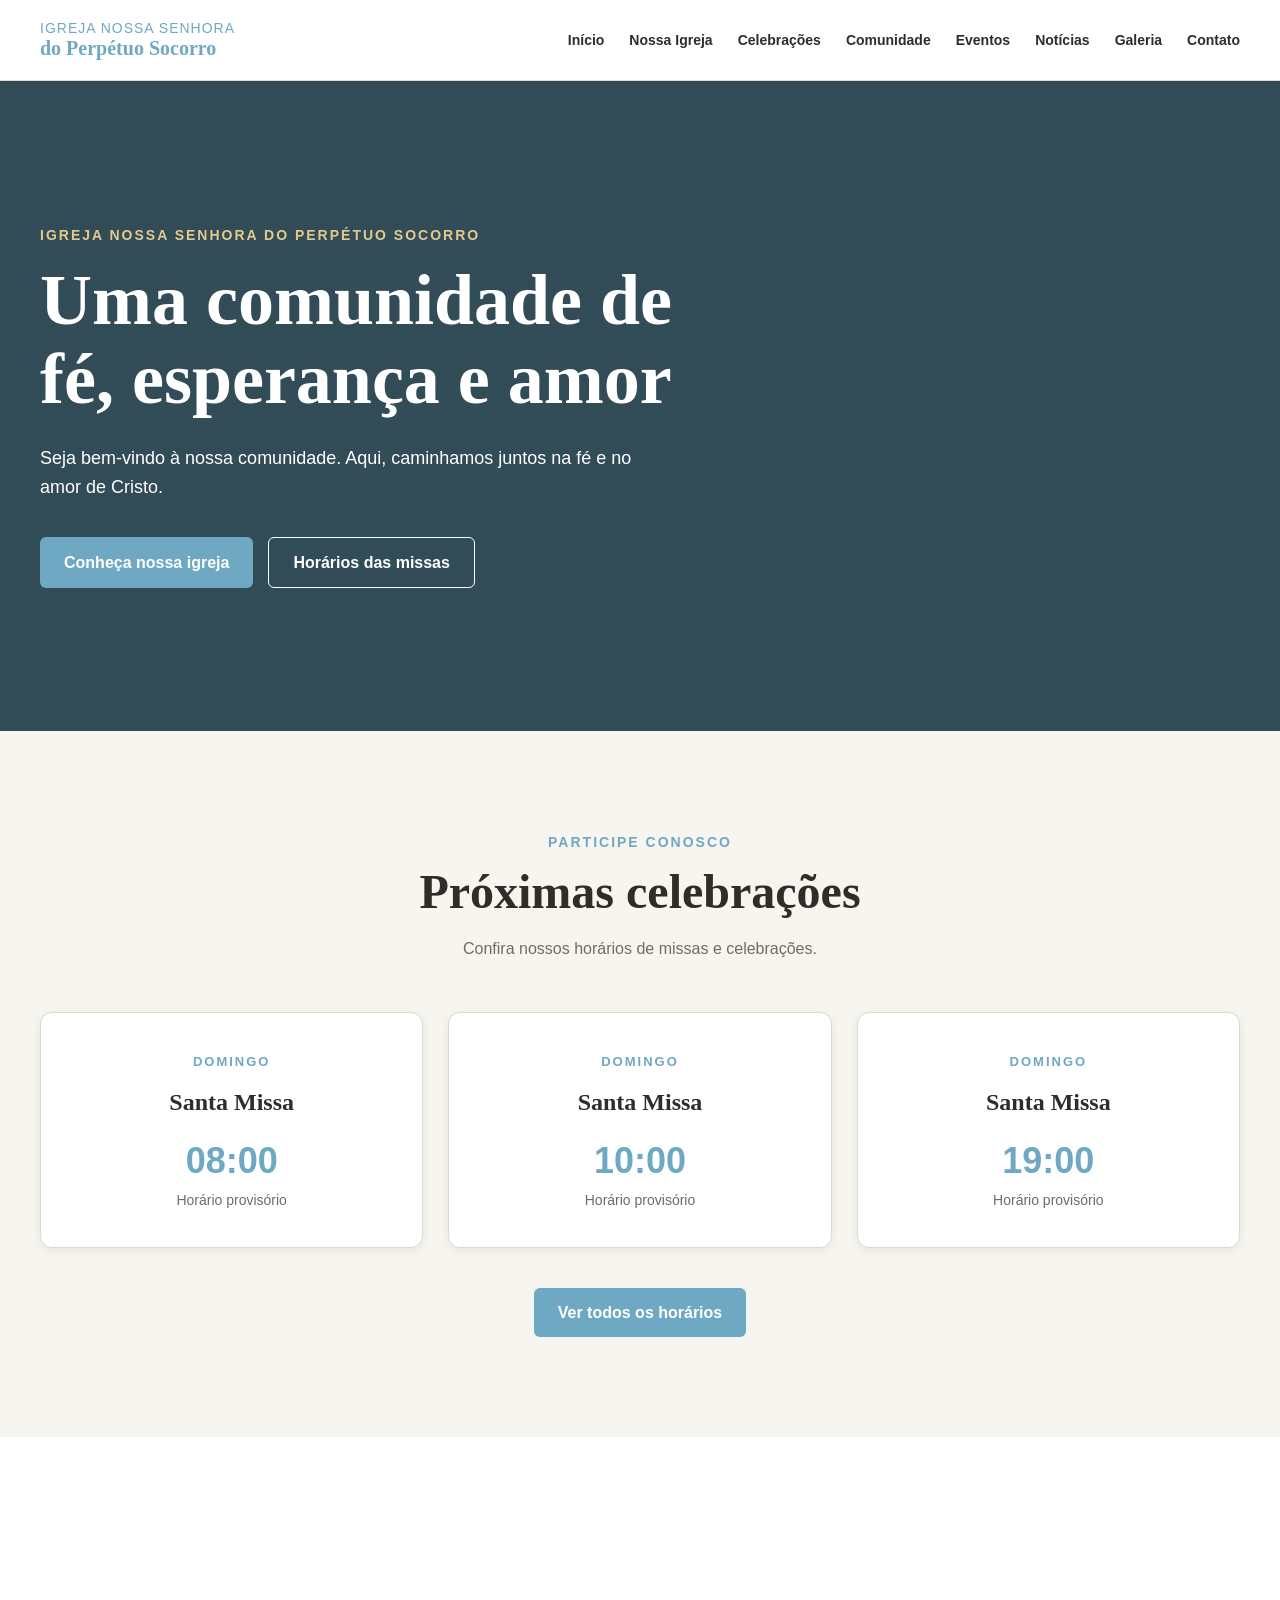
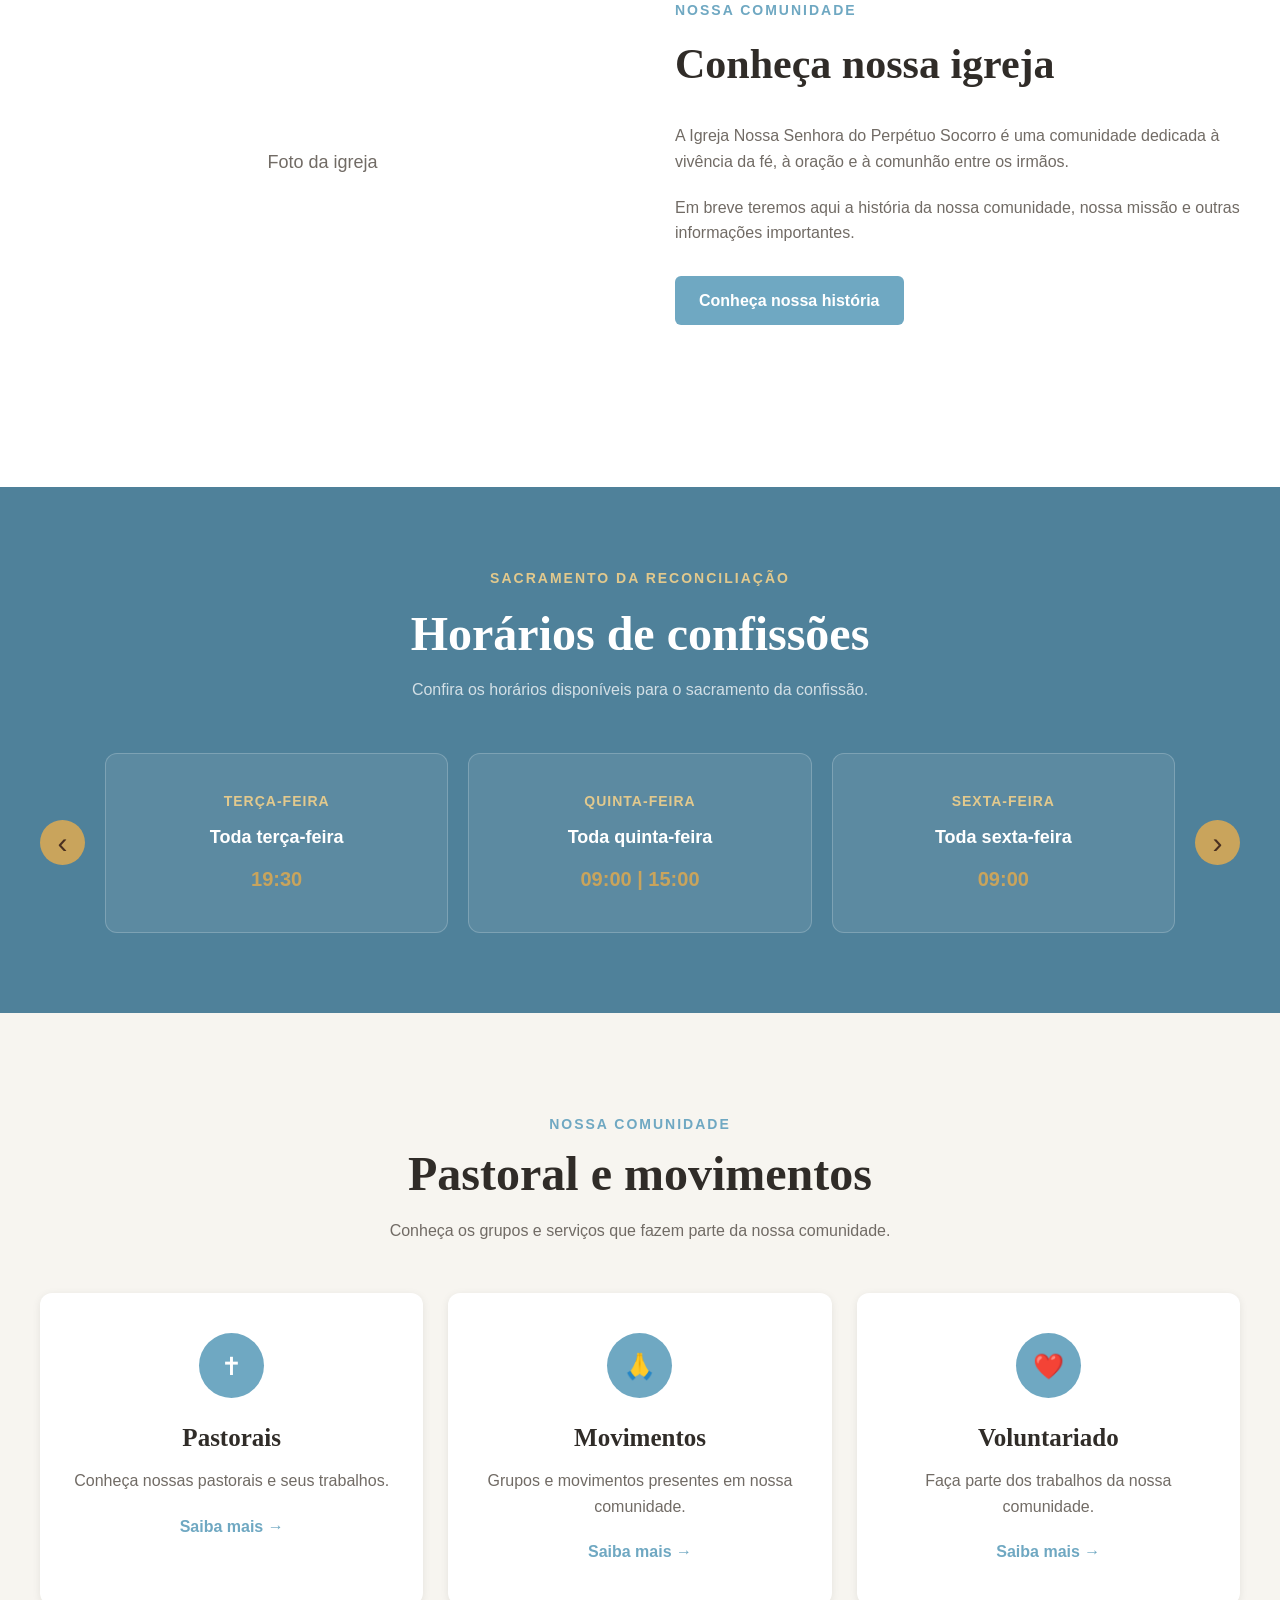
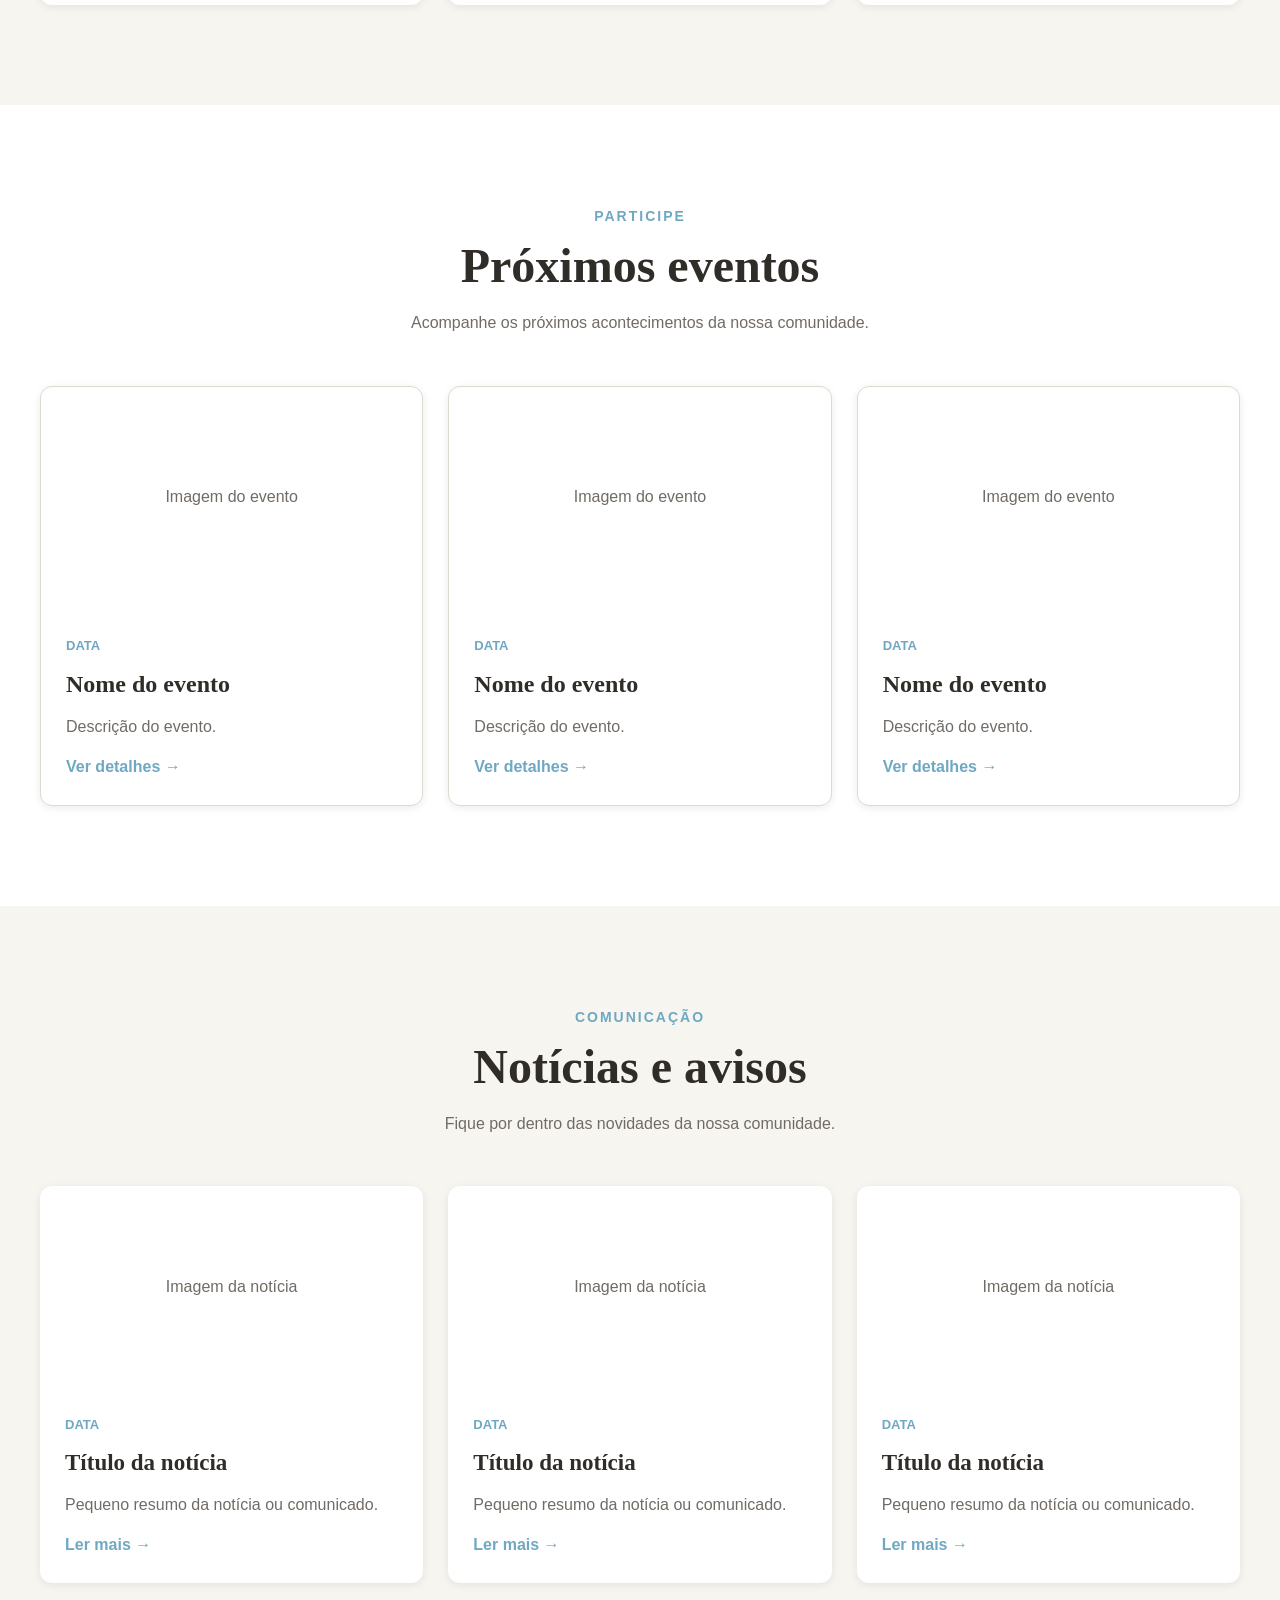
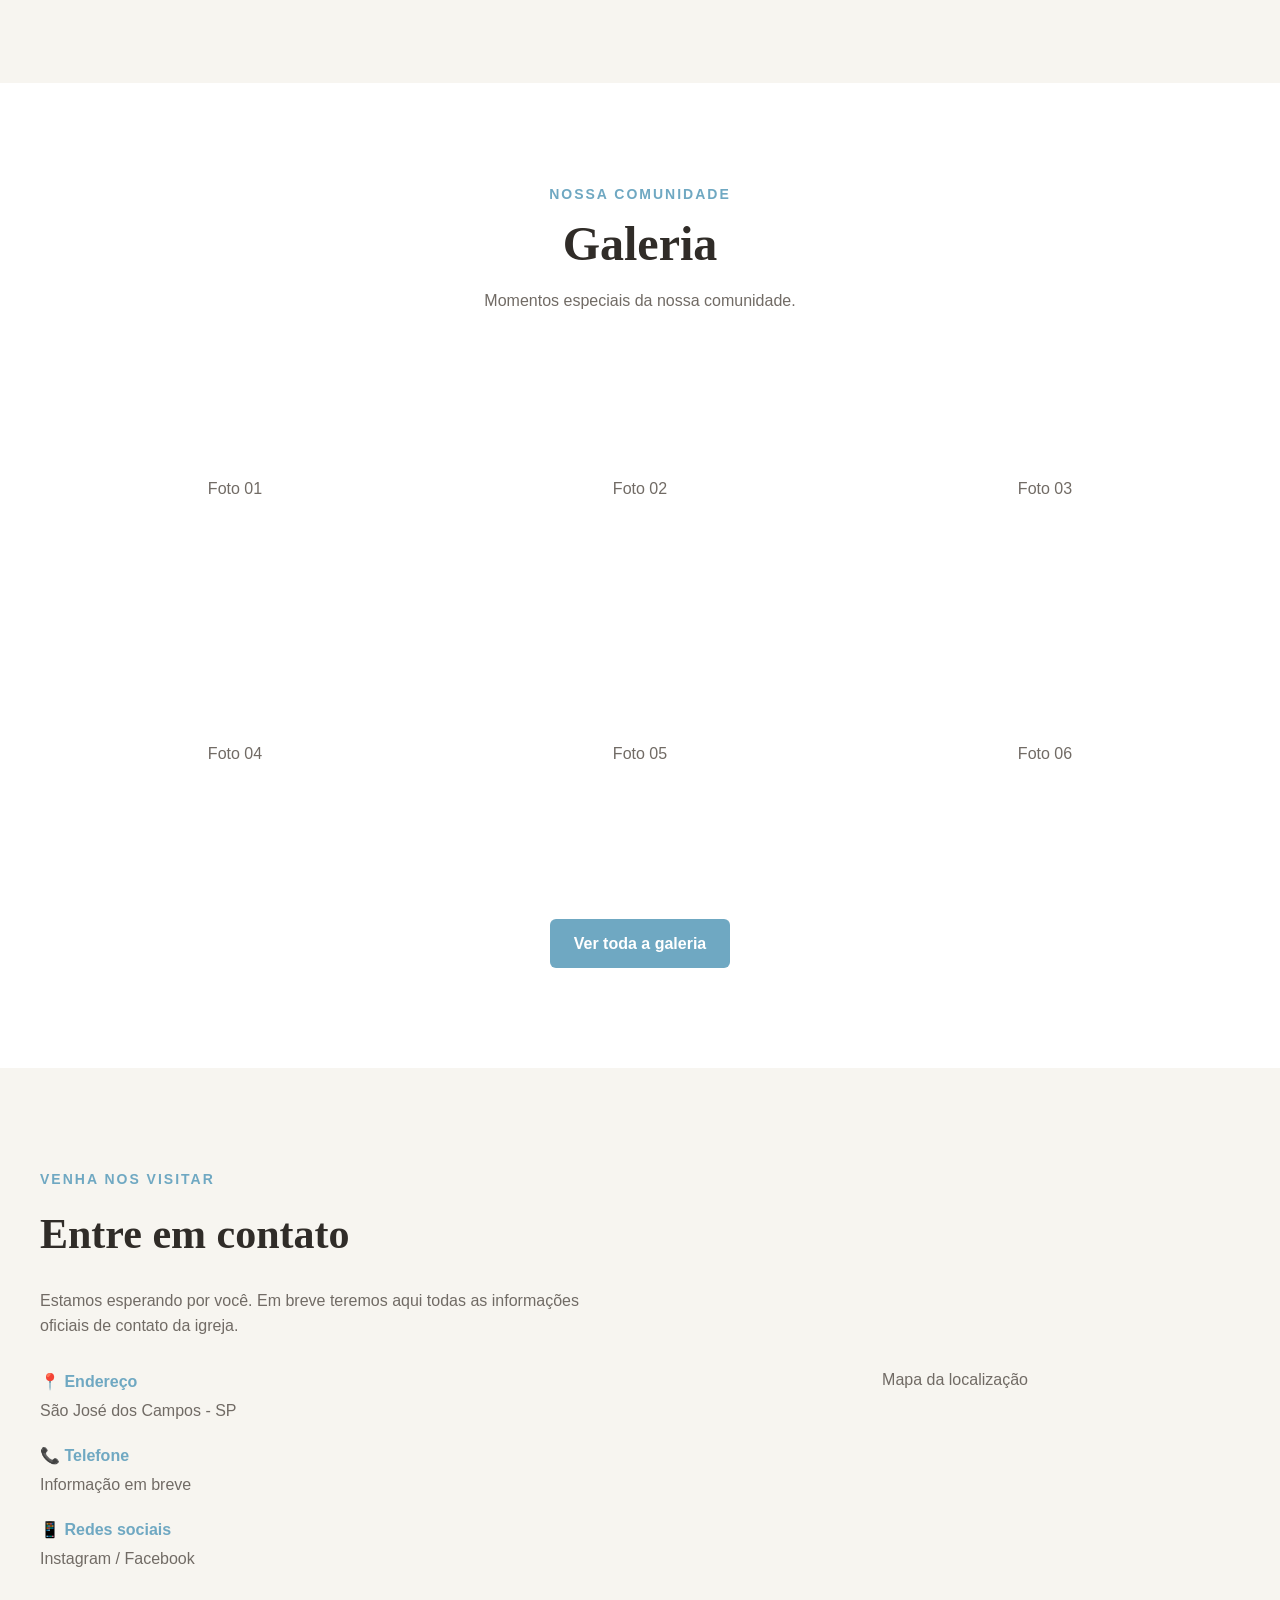
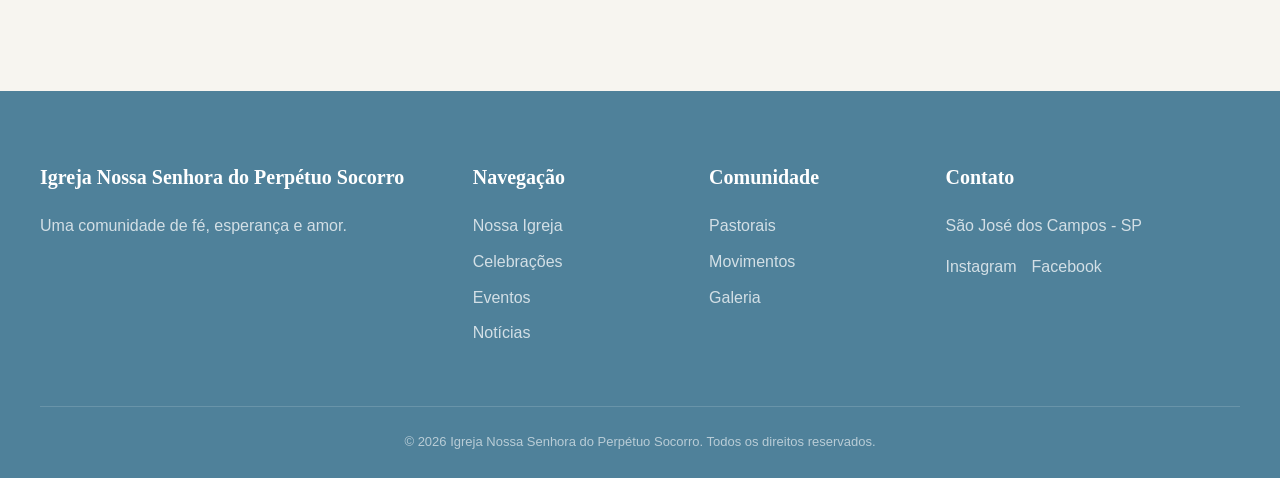
<file: index.html>
<!DOCTYPE html>
<html lang="pt-BR">

<head>
    <meta charset="UTF-8">
    <meta name="viewport" content="width=device-width, initial-scale=1.0">

    <meta name="description"
        content="Igreja Nossa Senhora do Perpétuo Socorro — São José dos Campos, SP. Conheça nossa comunidade, celebrações, eventos e pastorais.">

    <title>Igreja Nossa Senhora do Perpétuo Socorro</title>

    <!-- CSS -->
    <link rel="stylesheet" href="css/style.css">
</head>

<body>

    <!-- =========================================
         CABEÇALHO / MENU
    ========================================== -->

    <header class="header">

        <div class="container">

            <!-- Logo / Nome -->
            <a href="index.html" class="logo">
                <span>Igreja Nossa Senhora</span>
                <strong>do Perpétuo Socorro</strong>
            </a>

            <!-- Menu principal -->
            <nav class="menu" aria-label="Menu principal">

                <ul>

                    <li>
                        <a href="#inicio">Início</a>
                    </li>

                    <li>
                        <a href="#igreja">Nossa Igreja</a>
                    </li>

                    <li>
                        <a href="#celebracoes">Celebrações</a>
                    </li>

                    <li>
                        <a href="#comunidade">Comunidade</a>
                    </li>

                    <li>
                        <a href="#eventos">Eventos</a>
                    </li>

                    <li>
                        <a href="#noticias">Notícias</a>
                    </li>

                    <li>
                        <a href="#galeria">Galeria</a>
                    </li>

                    <li>
                        <a href="#contato">Contato</a>
                    </li>

                </ul>

            </nav>

            <!-- Botão do menu mobile -->
            <button class="menu-toggle" aria-label="Abrir menu">
                ☰
            </button>

        </div>

    </header>


    <main>

        <!-- =========================================
             HERO / BANNER PRINCIPAL
        ========================================== -->

        <section id="inicio" class="hero">

            <div class="container">

                <div class="hero-content">

                    <span class="hero-subtitle">
                        Igreja Nossa Senhora do Perpétuo Socorro
                    </span>

                    <h1>
                        Uma comunidade de fé,
                        esperança e amor
                    </h1>

                    <p>
                        Seja bem-vindo à nossa comunidade.
                        Aqui, caminhamos juntos na fé e no amor de Cristo.
                    </p>

                    <div class="hero-buttons">

                        <a href="#igreja" class="button">
                            Conheça nossa igreja
                        </a>

                        <a href="#celebracoes" class="button button-outline">
                            Horários das missas
                        </a>

                    </div>

                </div>

            </div>

        </section>


        <!-- =========================================
             PRÓXIMAS CELEBRAÇÕES
        ========================================== -->

        <section id="celebracoes" class="celebracoes">

            <div class="container">

                <div class="section-header">

                    <span class="section-subtitle">
                        Participe conosco
                    </span>

                    <h2>
                        Próximas celebrações
                    </h2>

                    <p>
                        Confira nossos horários de missas e celebrações.
                    </p>

                </div>


                <div class="celebracoes-grid">

                    <!-- Card de celebração -->

                    <article class="celebracao-card">

                        <span class="dia">
                            DOMINGO
                        </span>

                        <h3>
                            Santa Missa
                        </h3>

                        <span class="horario">
                            08:00
                        </span>

                        <p>
                            Horário provisório
                        </p>

                    </article>


                    <article class="celebracao-card">

                        <span class="dia">
                            DOMINGO
                        </span>

                        <h3>
                            Santa Missa
                        </h3>

                        <span class="horario">
                            10:00
                        </span>

                        <p>
                            Horário provisório
                        </p>

                    </article>


                    <article class="celebracao-card">

                        <span class="dia">
                            DOMINGO
                        </span>

                        <h3>
                            Santa Missa
                        </h3>

                        <span class="horario">
                            19:00
                        </span>

                        <p>
                            Horário provisório
                        </p>

                    </article>

                </div>


                <div class="section-button">

                    <a href="pages/horarios.html" class="button">
                        Ver todos os horários
                    </a>

                </div>

            </div>

        </section>


        <!-- =========================================
             SOBRE A IGREJA
        ========================================== -->

        <section id="igreja" class="sobre">

            <div class="container">

                <div class="sobre-content">

                    <div class="sobre-imagem">

                        <!-- Futuramente colocar imagem da igreja -->

                        <div class="image-placeholder">
                            Foto da igreja
                        </div>

                    </div>


                    <div class="sobre-texto">

                        <span class="section-subtitle">
                            Nossa comunidade
                        </span>

                        <h2>
                            Conheça nossa igreja
                        </h2>

                        <p>
                            A Igreja Nossa Senhora do Perpétuo Socorro
                            é uma comunidade dedicada à vivência da fé,
                            à oração e à comunhão entre os irmãos.
                        </p>

                        <p>
                            Em breve teremos aqui a história da nossa
                            comunidade, nossa missão e outras informações
                            importantes.
                        </p>

                        <a href="#" class="button">
                            Conheça nossa história
                        </a>

                    </div>

                </div>

            </div>

        </section>

         
 <!-- CONFISSÕES SCROL -->

        <section id="confissoes" class="confissoes">

            <div class="container">

                <div class="section-header">

                    <span class="section-subtitle">
                        Sacramento da Reconciliação
                    </span>

                    <h2>
                        Horários de confissões
                    </h2>

                    <p>
                        Confira os horários disponíveis para o sacramento da confissão.
                    </p>

                </div>


                <div class="confissoes-slider">

                    <!-- Botão anterior -->

                    <button
                        class="slider-button slider-prev"
                        aria-label="Horário anterior">
                        ‹
                    </button>


                    <!--
                        Os cards serão criados automaticamente
                        pelo JavaScript.
                    -->

                    <div class="confissoes-wrapper">

                        <div
                            class="confissoes-track"
                            id="confissoes-track">
                        </div>

                    </div>


                    <!-- Botão próximo -->

                    <button
                        class="slider-button slider-next"
                        aria-label="Próximo horário">
                        ›
                    </button>

                </div>

            </div>

        </section>

        

        <!-- =========================================
             PASTORAIS E COMUNIDADE
        ========================================== -->

        <section id="comunidade" class="comunidade">

            <div class="container">

                <div class="section-header">

                    <span class="section-subtitle">
                        Nossa comunidade
                    </span>

                    <h2>
                        Pastoral e movimentos
                    </h2>

                    <p>
                        Conheça os grupos e serviços que fazem parte
                        da nossa comunidade.
                    </p>

                </div>


                <div class="comunidade-grid">

                    <article class="comunidade-card">

                        <div class="icon">
                            ✝
                        </div>

                        <h3>
                            Pastorais
                        </h3>

                        <p>
                            Conheça nossas pastorais e seus trabalhos.
                        </p>

                        <a href="#">
                            Saiba mais →
                        </a>

                    </article>


                    <article class="comunidade-card">

                        <div class="icon">
                            🙏
                        </div>

                        <h3>
                            Movimentos
                        </h3>

                        <p>
                            Grupos e movimentos presentes em nossa comunidade.
                        </p>

                        <a href="#">
                            Saiba mais →
                        </a>

                    </article>


                    <article class="comunidade-card">

                        <div class="icon">
                            ❤️
                        </div>

                        <h3>
                            Voluntariado
                        </h3>

                        <p>
                            Faça parte dos trabalhos da nossa comunidade.
                        </p>

                        <a href="#">
                            Saiba mais →
                        </a>

                    </article>

                </div>

            </div>

        </section>


        <!-- =========================================
             EVENTOS
        ========================================== -->

        <section id="eventos" class="eventos">

            <div class="container">

                <div class="section-header">

                    <span class="section-subtitle">
                        Participe
                    </span>

                    <h2>
                        Próximos eventos
                    </h2>

                    <p>
                        Acompanhe os próximos acontecimentos da nossa comunidade.
                    </p>

                </div>


                <div class="eventos-grid">

                    <article class="evento-card">

                        <div class="evento-imagem">
                            Imagem do evento
                        </div>

                        <div class="evento-content">

                            <span class="evento-data">
                                DATA
                            </span>

                            <h3>
                                Nome do evento
                            </h3>

                            <p>
                                Descrição do evento.
                            </p>

                            <a href="#">
                                Ver detalhes →
                            </a>

                        </div>

                    </article>


                    <article class="evento-card">

                        <div class="evento-imagem">
                            Imagem do evento
                        </div>

                        <div class="evento-content">

                            <span class="evento-data">
                                DATA
                            </span>

                            <h3>
                                Nome do evento
                            </h3>

                            <p>
                                Descrição do evento.
                            </p>

                            <a href="#">
                                Ver detalhes →
                            </a>

                        </div>

                    </article>


                    <article class="evento-card">

                        <div class="evento-imagem">
                            Imagem do evento
                        </div>

                        <div class="evento-content">

                            <span class="evento-data">
                                DATA
                            </span>

                            <h3>
                                Nome do evento
                            </h3>

                            <p>
                                Descrição do evento.
                            </p>

                            <a href="#">
                                Ver detalhes →
                            </a>

                        </div>

                    </article>

                </div>

            </div>

        </section>


        <!-- =========================================
             NOTÍCIAS
        ========================================== -->

        <section id="noticias" class="noticias">

            <div class="container">

                <div class="section-header">

                    <span class="section-subtitle">
                        Comunicação
                    </span>

                    <h2>
                        Notícias e avisos
                    </h2>

                    <p>
                        Fique por dentro das novidades da nossa comunidade.
                    </p>

                </div>


                <div class="noticias-grid">

                    <article class="noticia-card">

                        <div class="noticia-imagem">
                            Imagem da notícia
                        </div>

                        <div class="noticia-content">

                            <span class="noticia-data">
                                DATA
                            </span>

                            <h3>
                                Título da notícia
                            </h3>

                            <p>
                                Pequeno resumo da notícia ou comunicado.
                            </p>

                            <a href="#">
                                Ler mais →
                            </a>

                        </div>

                    </article>


                    <article class="noticia-card">

                        <div class="noticia-imagem">
                            Imagem da notícia
                        </div>

                        <div class="noticia-content">

                            <span class="noticia-data">
                                DATA
                            </span>

                            <h3>
                                Título da notícia
                            </h3>

                            <p>
                                Pequeno resumo da notícia ou comunicado.
                            </p>

                            <a href="#">
                                Ler mais →
                            </a>

                        </div>

                    </article>


                    <article class="noticia-card">

                        <div class="noticia-imagem">
                            Imagem da notícia
                        </div>

                        <div class="noticia-content">

                            <span class="noticia-data">
                                DATA
                            </span>

                            <h3>
                                Título da notícia
                            </h3>

                            <p>
                                Pequeno resumo da notícia ou comunicado.
                            </p>

                            <a href="#">
                                Ler mais →
                            </a>

                        </div>

                    </article>

                </div>

            </div>

        </section>


        <!-- =========================================
             GALERIA
        ========================================== -->

        <section id="galeria" class="galeria">

            <div class="container">

                <div class="section-header">

                    <span class="section-subtitle">
                        Nossa comunidade
                    </span>

                    <h2>
                        Galeria
                    </h2>

                    <p>
                        Momentos especiais da nossa comunidade.
                    </p>

                </div>


                <div class="galeria-grid">

                    <div class="galeria-item">
                        Foto 01
                    </div>

                    <div class="galeria-item">
                        Foto 02
                    </div>

                    <div class="galeria-item">
                        Foto 03
                    </div>

                    <div class="galeria-item">
                        Foto 04
                    </div>

                    <div class="galeria-item">
                        Foto 05
                    </div>

                    <div class="galeria-item">
                        Foto 06
                    </div>

                </div>


                <div class="section-button">

                    <a href="#" class="button">
                        Ver toda a galeria
                    </a>

                </div>

            </div>

        </section>


        <!-- =========================================
             CONTATO / LOCALIZAÇÃO
        ========================================== -->

        <section id="contato" class="contato">

            <div class="container">

                <div class="contato-content">

                    <div class="contato-info">

                        <span class="section-subtitle">
                            Venha nos visitar
                        </span>

                        <h2>
                            Entre em contato
                        </h2>

                        <p>
                            Estamos esperando por você.
                            Em breve teremos aqui todas as informações
                            oficiais de contato da igreja.
                        </p>


                        <div class="contato-item">

                            <strong>
                                📍 Endereço
                            </strong>

                            <span>
                                São José dos Campos - SP
                            </span>

                        </div>


                        <div class="contato-item">

                            <strong>
                                📞 Telefone
                            </strong>

                            <span>
                                Informação em breve
                            </span>

                        </div>


                        <div class="contato-item">

                            <strong>
                                📱 Redes sociais
                            </strong>

                            <span>
                                Instagram / Facebook
                            </span>

                        </div>

                    </div>


                    <div class="mapa">

                        <!-- Futuramente inserir Google Maps -->

                        <div class="mapa-placeholder">
                            Mapa da localização
                        </div>

                    </div>

                </div>

            </div>

        </section>

    </main>


    <!-- =========================================
         RODAPÉ
    ========================================== -->

    <footer class="footer">

        <div class="container">

            <div class="footer-grid">

                <div class="footer-col">

                    <h3>
                        Igreja Nossa Senhora
                        do Perpétuo Socorro
                    </h3>

                    <p>
                        Uma comunidade de fé,
                        esperança e amor.
                    </p>

                </div>


                <div class="footer-col">

                    <h3>
                        Navegação
                    </h3>

                    <ul>

                        <li>
                            <a href="#igreja">
                                Nossa Igreja
                            </a>
                        </li>

                        <li>
                            <a href="#celebracoes">
                                Celebrações
                            </a>
                        </li>

                        <li>
                            <a href="#eventos">
                                Eventos
                            </a>
                        </li>

                        <li>
                            <a href="#noticias">
                                Notícias
                            </a>
                        </li>

                    </ul>

                </div>


                <div class="footer-col">

                    <h3>
                        Comunidade
                    </h3>

                    <ul>

                        <li>
                            <a href="#comunidade">
                                Pastorais
                            </a>
                        </li>

                        <li>
                            <a href="#comunidade">
                                Movimentos
                            </a>
                        </li>

                        <li>
                            <a href="#galeria">
                                Galeria
                            </a>
                        </li>

                    </ul>

                </div>


                <div class="footer-col">

                    <h3>
                        Contato
                    </h3>

                    <p>
                        São José dos Campos - SP
                    </p>

                    <div class="social-links">

                        <a href="#" aria-label="Instagram">
                            Instagram
                        </a>

                        <a href="#" aria-label="Facebook">
                            Facebook
                        </a>

                    </div>

                </div>

            </div>


            <div class="footer-bottom">

                <p>
                    © 2026 Igreja Nossa Senhora do Perpétuo Socorro.
                    Todos os direitos reservados.
                </p>

            </div>

        </div>

    </footer>


    <!-- JavaScript -->
    <script src="js/script.js"></script>

</body>

</html>
</file>
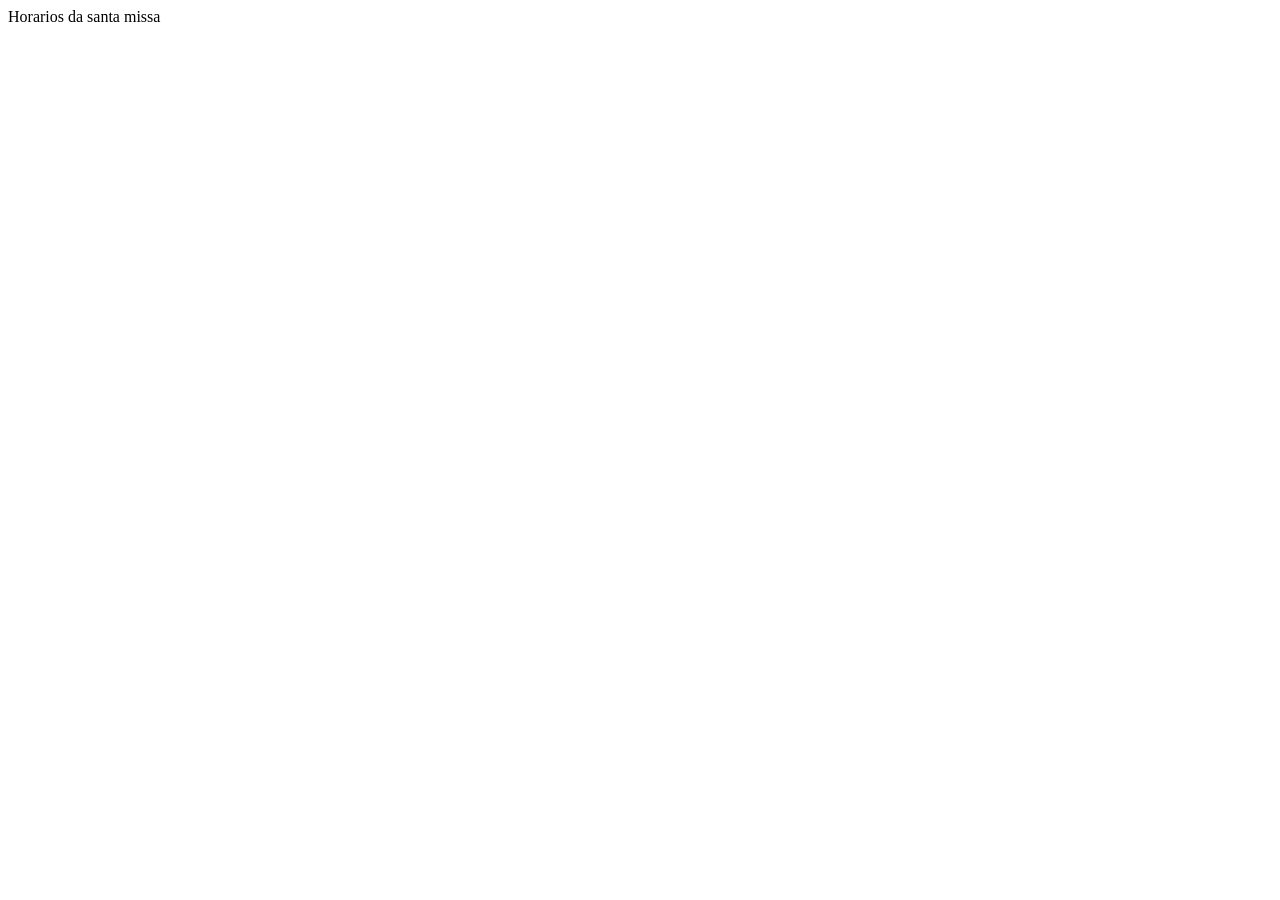
<file: pages/horarios.html>
<!DOCTYPE html>
<html lang="en">
<head>
    <meta charset="UTF-8">
    <meta name="viewport" content="width=
    , initial-scale=1.0">
    <title>Horários das Missas</title>
</head>
<body>
    Horarios da santa missa
</body>
</html>
</file>
<file: css/style.css>
/* =========================================================
   1. VARIÁVEIS GLOBAIS
   ========================================================= */

:root {

    /* ---------- CORES PRINCIPAIS ---------- */

   /* Azul — cor principal */
    --color-primary: #6FA8C2;
    --color-primary-dark: #4F819A;
    --color-primary-light: #A9D0DF;


    /* Dourado — detalhes e destaque */
    --color-secondary: #C9A45C;
    --color-secondary-light: #E2C98D;


    /* Marrom — madeira / elementos tradicionais */
    --color-brown: #6B4A32;
    --color-brown-dark: #493021;
    --color-brown-light: #9A7658;


    /* Fundos */
    --color-background: #FFFFFF;
    --color-background-light: #F7F5F0;
    --color-background-warm: #F1EAE0;


    /* Textos */
    --color-text: #302C28;
    --color-text-light: #716B65;


    /* Cores neutras */
    --color-white: #FFFFFF;
    --color-black: #000000;
    --color-border: #DED9D1;


    /* ---------- TIPOGRAFIA ---------- */

    --font-primary:
        Arial,
        Helvetica,
        sans-serif;

    --font-heading:
        Georgia,
        'Times New Roman',
        serif;


    /* ---------- TAMANHOS ---------- */

    --container-width: 1200px;

    --radius-small: 6px;
    --radius-medium: 12px;
    --radius-large: 20px;


    /* ---------- SOMBRAS ---------- */

    --shadow-small:
        0 2px 8px rgba(0, 0, 0, 0.08);

    --shadow-medium:
        0 8px 25px rgba(0, 0, 0, 0.10);


    /* ---------- TRANSIÇÕES ---------- */

    --transition:
        0.3s ease;

}


/* =========================================================
   2. RESET
   ========================================================= */

* {
    margin: 0;
    padding: 0;
    box-sizing: border-box;
}

html {
    scroll-behavior: smooth;
}

body {

    font-family: var(--font-primary);

    color: var(--color-text);

    background-color:
        var(--color-background);

    line-height: 1.6;
}


/* =========================================================
   3. ELEMENTOS GERAIS
   ========================================================= */

img {
    max-width: 100%;
    display: block;
}

a {
    color: inherit;
    text-decoration: none;
}

ul {
    list-style: none;
}

button {
    font-family: inherit;
}


/* =========================================================
   4. CONTAINER
   ========================================================= */

.container {

    width: min(
        calc(100% - 40px),
        var(--container-width)
    );

    margin-inline: auto;
}


/* =========================================================
   5. CABEÇALHO
   ========================================================= */

.header {

    position: sticky;
    top: 0;
    z-index: 1000;

    background-color:
        var(--color-white);

    border-bottom:
        1px solid var(--color-border);

    box-shadow:
        var(--shadow-small);
}

.header .container {

    min-height: 80px;

    display: flex;

    align-items: center;

    justify-content: space-between;

    gap: 30px;
}


/* ---------- LOGO ---------- */

.logo {

    display: flex;

    flex-direction: column;

    line-height: 1.1;

    color:
        var(--color-primary);
}

.logo span {

    font-size: 14px;

    text-transform: uppercase;

    letter-spacing: 1px;
}

.logo strong {

    font-family:
        var(--font-heading);

    font-size: 20px;
}


/* ---------- MENU ---------- */

.menu ul {

    display: flex;

    align-items: center;

    gap: 25px;
}

.menu a {

    font-size: 14px;

    font-weight: 600;

    transition:
        color var(--transition);
}

.menu a:hover {

    color:
        var(--color-primary);
}


/* ---------- MENU MOBILE ---------- */

.menu-toggle {

    display: none;

    border: none;

    background: none;

    font-size: 28px;

    cursor: pointer;

    color:
        var(--color-primary);
}


/* =========================================================
   6. BOTÕES
   ========================================================= */

.button {

    display: inline-flex;

    align-items: center;

    justify-content: center;

    padding:
        12px 24px;

    border-radius:
        var(--radius-small);

    background:
        var(--color-primary);

    color:
        var(--color-white);

    font-weight: 600;

    transition:
        background var(--transition),
        transform var(--transition);
}

.button:hover {

    background:
        var(--color-primary-dark);

    transform:
        translateY(-2px);
}


.button-outline {

    background:
        transparent;

    border:
        1px solid var(--color-white);

    color:
        var(--color-white);
}

.button-outline:hover {

    background:
        var(--color-white);

    color:
        var(--color-primary);
}


/* =========================================================
   7. HERO
   ========================================================= */

.hero {

    min-height: 650px;

    display: flex;

    align-items: center;

    background:

        linear-gradient(
            rgba(0, 0, 0, 0.55),
            rgba(0, 0, 0, 0.55)
        ),

        var(--color-primary);

    color:
        var(--color-white);
}

.hero-content {

    max-width: 700px;
}

.hero-subtitle {

    display: block;

    margin-bottom: 15px;

    color:
        var(--color-secondary-light);

    font-weight: 600;

    text-transform: uppercase;

    letter-spacing: 2px;

    font-size: 14px;
}

.hero h1 {

    font-family:
        var(--font-heading);

    font-size:
        clamp(40px, 6vw, 72px);

    line-height: 1.1;

    margin-bottom: 25px;
}

.hero p {

    max-width: 600px;

    font-size: 18px;

    margin-bottom: 35px;
}

.hero-buttons {

    display: flex;

    flex-wrap: wrap;

    gap: 15px;
}


/* =========================================================
   8. SEÇÕES
   ========================================================= */

section {

    padding:
        100px 0;
}

.section-header {

    max-width: 700px;

    margin:
        0 auto 50px;

    text-align: center;
}

.section-subtitle {

    display: block;

    margin-bottom: 10px;

    color:
        var(--color-primary);

    font-size: 14px;

    font-weight: 700;

    text-transform: uppercase;

    letter-spacing: 2px;
}

.section-header h2 {

    font-family:
        var(--font-heading);

    font-size:
        clamp(32px, 4vw, 48px);

    line-height: 1.2;

    margin-bottom: 15px;
}

.section-header p {

    color:
        var(--color-text-light);
}

.section-button {

    margin-top: 40px;

    text-align: center;
}


/* =========================================================
   9. CELEBRAÇÕES
   ========================================================= */

.celebracoes {

    background:
        var(--color-background-light);
}

.celebracoes-grid {

    display: grid;

    grid-template-columns:
        repeat(3, 1fr);

    gap: 25px;
}

.celebracao-card {

    padding: 35px 25px;

    text-align: center;

    background:
        var(--color-white);

    border:
        1px solid var(--color-border);

    border-radius:
        var(--radius-medium);

    box-shadow:
        var(--shadow-small);

    transition:
        transform var(--transition);
}

.celebracao-card:hover {

    transform:
        translateY(-5px);
}

.celebracao-card .dia {

    color:
        var(--color-primary);

    font-size: 13px;

    font-weight: 700;

    letter-spacing: 2px;
}

.celebracao-card h3 {

    margin:
        10px 0;

    font-family:
        var(--font-heading);

    font-size: 24px;
}

.celebracao-card .horario {

    display: block;

    color:
        var(--color-primary);

    font-size: 36px;

    font-weight: 700;
}

.celebracao-card p {

    color:
        var(--color-text-light);

    font-size: 14px;
}


/* =========================================================
   10. SOBRE A IGREJA
   ========================================================= */

.sobre {

    background:
        var(--color-white);
}

.sobre-content {

    display: grid;

    grid-template-columns:
        1fr 1fr;

    gap: 70px;

    align-items: center;
}

.sobre-imagem {

    min-height: 450px;
}

.image-placeholder {

    width: 100%;
    height: 100%;
    min-height: 450px;

    display: flex;

    align-items: center;

    justify-content: center;

    border-radius:
        var(--radius-large);

    background:
        var(--color-background-dark);

    color:
        var(--color-text-light);

    font-size: 18px;
}

.sobre-texto h2 {

    margin:
        10px 0 25px;

    font-family:
        var(--font-heading);

    font-size: 42px;
}

.sobre-texto p {

    margin-bottom: 20px;

    color:
        var(--color-text-light);
}

.sobre-texto .button {

    margin-top: 10px;
}


/* =========================================================
   11. COMUNIDADE
   ========================================================= */

.comunidade {

    background:
        var(--color-background-light);
}

.comunidade-grid {

    display: grid;

    grid-template-columns:
        repeat(3, 1fr);

    gap: 25px;
}

.comunidade-card {

    padding: 40px 30px;

    background:
        var(--color-white);

    border-radius:
        var(--radius-medium);

    text-align: center;

    box-shadow:
        var(--shadow-small);

    transition:
        transform var(--transition);
}

.comunidade-card:hover {

    transform:
        translateY(-5px);
}

.comunidade-card .icon {

    width: 65px;
    height: 65px;

    margin:
        0 auto 20px;

    display: flex;

    align-items: center;

    justify-content: center;

    border-radius: 50%;

    background:
        var(--color-primary);

    color:
        var(--color-white);

    font-size: 25px;
}

.comunidade-card h3 {

    font-family:
        var(--font-heading);

    font-size: 25px;

    margin-bottom: 10px;
}

.comunidade-card p {

    margin-bottom: 20px;

    color:
        var(--color-text-light);
}

.comunidade-card a {

    color:
        var(--color-primary);

    font-weight: 700;
}


/* =========================================================
   12. EVENTOS
   ========================================================= */

.eventos-grid {

    display: grid;

    grid-template-columns:
        repeat(3, 1fr);

    gap: 25px;
}

.evento-card {

    overflow: hidden;

    background:
        var(--color-white);

    border:
        1px solid var(--color-border);

    border-radius:
        var(--radius-medium);

    box-shadow:
        var(--shadow-small);
}

.evento-imagem {

    height: 220px;

    display: flex;

    align-items: center;

    justify-content: center;

    background:
        var(--color-background-dark);

    color:
        var(--color-text-light);
}

.evento-content {

    padding: 25px;
}

.evento-data {

    color:
        var(--color-primary);

    font-size: 13px;

    font-weight: 700;
}

.evento-content h3 {

    margin:
        8px 0 10px;

    font-family:
        var(--font-heading);

    font-size: 24px;
}

.evento-content p {

    margin-bottom: 15px;

    color:
        var(--color-text-light);
}

.evento-content a {

    color:
        var(--color-primary);

    font-weight: 700;
}


/* =========================================================
   13. NOTÍCIAS
   ========================================================= */

.noticias {

    background:
        var(--color-background-light);
}

.noticias-grid {

    display: grid;

    grid-template-columns:
        repeat(3, 1fr);

    gap: 25px;
}

.noticia-card {

    overflow: hidden;

    background:
        var(--color-white);

    border-radius:
        var(--radius-medium);

    box-shadow:
        var(--shadow-small);
}

.noticia-imagem {

    height: 200px;

    display: flex;

    align-items: center;

    justify-content: center;

    background:
        var(--color-background-dark);

    color:
        var(--color-text-light);
}

.noticia-content {

    padding: 25px;
}

.noticia-data {

    color:
        var(--color-primary);

    font-size: 13px;

    font-weight: 700;
}

.noticia-content h3 {

    margin:
        8px 0 10px;

    font-family:
        var(--font-heading);

    font-size: 23px;
}

.noticia-content p {

    margin-bottom: 15px;

    color:
        var(--color-text-light);
}

.noticia-content a {

    color:
        var(--color-primary);

    font-weight: 700;
}


/* =========================================================
   14. GALERIA
   ========================================================= */

.galeria {

    background:
        var(--color-white);
}

.galeria-grid {

    display: grid;

    grid-template-columns:
        repeat(3, 1fr);

    gap: 15px;
}

.galeria-item {

    min-height: 250px;

    display: flex;

    align-items: center;

    justify-content: center;

    background:
        var(--color-background-dark);

    color:
        var(--color-text-light);

    border-radius:
        var(--radius-small);

    transition:
        transform var(--transition);
}

.galeria-item:hover {

    transform:
        scale(1.02);
}


/* =========================================================
   15. CONTATO
   ========================================================= */

.contato {

    background:
        var(--color-background-light);
}

.contato-content {

    display: grid;

    grid-template-columns:
        1fr 1fr;

    gap: 60px;

    align-items: stretch;
}

.contato-info h2 {

    margin:
        10px 0 20px;

    font-family:
        var(--font-heading);

    font-size: 42px;
}

.contato-info > p {

    margin-bottom: 30px;

    color:
        var(--color-text-light);
}

.contato-item {

    display: flex;

    flex-direction: column;

    margin-bottom: 20px;
}

.contato-item strong {

    color:
        var(--color-primary);

    margin-bottom: 3px;
}

.contato-item span {

    color:
        var(--color-text-light);
}

.mapa {

    min-height: 400px;
}

.mapa-placeholder {

    width: 100%;
    height: 100%;
    min-height: 400px;

    display: flex;

    align-items: center;

    justify-content: center;

    background:
        var(--color-background-dark);

    border-radius:
        var(--radius-medium);

    color:
        var(--color-text-light);
}


/* =========================================================
   16. RODAPÉ
   ========================================================= */

.footer {

    padding:
        70px 0 25px;

    background:
        var(--color-primary-dark);

    color:
        var(--color-white);
}

.footer-grid {

    display: grid;

    grid-template-columns:
        2fr 1fr 1fr 1.5fr;

    gap: 40px;

    padding-bottom: 50px;
}

.footer-col h3 {

    margin-bottom: 20px;

    font-family:
        var(--font-heading);

    font-size: 20px;
}

.footer-col p {

    color:
        rgba(255, 255, 255, 0.75);
}

.footer-col li {

    margin-bottom: 10px;
}

.footer-col a {

    color:
        rgba(255, 255, 255, 0.75);

    transition:
        color var(--transition);
}

.footer-col a:hover {

    color:
        var(--color-secondary-light);
}

.social-links {

    display: flex;

    gap: 15px;

    margin-top: 15px;
}

.footer-bottom {

    padding-top: 25px;

    border-top:
        1px solid rgba(255, 255, 255, 0.15);

    text-align: center;
}

.footer-bottom p {

    color:
        rgba(255, 255, 255, 0.6);

    font-size: 13px;
}


/* =========================================================
   17. RESPONSIVIDADE — TABLET
   ========================================================= */

@media (max-width: 1000px) {

    .menu ul {

        gap: 15px;
    }

    .menu a {

        font-size: 13px;
    }

    .sobre-content {

        gap: 40px;
    }

    .footer-grid {

        grid-template-columns:
            repeat(2, 1fr);
    }

}


/* =========================================================
   18. RESPONSIVIDADE — CELULAR
   ========================================================= */

@media (max-width: 768px) {

    /* ---------- CONTAINER ---------- */

    .container {

        width:
            min(
                calc(100% - 30px),
                var(--container-width)
            );
    }


    /* ---------- HEADER ---------- */

    .header .container {

        min-height: 70px;
    }

    .menu {

        display: none;
    }

    .menu-toggle {

        display: block;
    }


    /* ---------- HERO ---------- */

    .hero {

        min-height: 600px;
    }

    .hero h1 {

        font-size: 42px;
    }

    .hero p {

        font-size: 16px;
    }

    .hero-buttons {

        flex-direction: column;

        align-items: stretch;
    }


    /* ---------- SEÇÕES ---------- */

    section {

        padding:
            70px 0;
    }


    /* ---------- CELEBRAÇÕES ---------- */

    .celebracoes-grid {

        grid-template-columns:
            1fr;
    }


    /* ---------- SOBRE ---------- */

    .sobre-content {

        grid-template-columns:
            1fr;

        gap: 40px;
    }

    .sobre-imagem {

        min-height: 300px;
    }

    .image-placeholder {

        min-height: 300px;
    }


    /* ---------- COMUNIDADE ---------- */

    .comunidade-grid {

        grid-template-columns:
            1fr;
    }


    /* ---------- EVENTOS ---------- */

    .eventos-grid {

        grid-template-columns:
            1fr;
    }


    /* ---------- NOTÍCIAS ---------- */

    .noticias-grid {

        grid-template-columns:
            1fr;
    }


    /* ---------- GALERIA ---------- */

    .galeria-grid {

        grid-template-columns:
            repeat(2, 1fr);
    }


    /* ---------- CONTATO ---------- */

    .contato-content {

        grid-template-columns:
            1fr;
    }


    /* ---------- RODAPÉ ---------- */

    .footer-grid {

        grid-template-columns:
            1fr;

        gap: 30px;
    }

}


/* =========================================================
   19. CELULARES PEQUENOS
   ========================================================= */

@media (max-width: 480px) {

    .hero h1 {

        font-size: 36px;
    }

    .section-header h2 {

        font-size: 34px;
    }

    .sobre-texto h2,
    .contato-info h2 {

        font-size: 34px;
    }

    .galeria-grid {

        grid-template-columns:
            1fr;
    }

}



/* =========================================================
   CONFISSÕES
   ========================================================= */

.confissoes {
    padding: 80px 0;
    background-color: var(--color-primary-dark);
    color: var(--color-white);
}


/* Cabeçalho */

.confissoes .section-header {
    text-align: center;
    margin-bottom: 50px;
}

.confissoes .section-subtitle {
    display: block;
    margin-bottom: 15px;

    color: var(--color-secondary-light);

    font-size: 14px;
    font-weight: 700;
    letter-spacing: 2px;
    text-transform: uppercase;
}

.confissoes .section-header h2 {
    margin-bottom: 15px;
}

.confissoes .section-header p {
    color: rgba(255, 255, 255, 0.75);
}


/* =========================================================
   SLIDER
   ========================================================= */

.confissoes-slider {
    width: 100%;

    display: flex;
    align-items: center;

    gap: 20px;
}


/* Área que esconde os cards que estão fora */

.confissoes-wrapper {
    flex: 1;
    overflow: hidden;
}


/* Onde os cards ficam lado a lado */

.confissoes-track {
    display: flex;
    gap: 20px;

    transition: transform 0.5s ease;
}


/* =========================================================
   CARD
   ========================================================= */

.confissao-card {
    flex: 0 0 calc((100% - 40px) / 3);

    min-height: 180px;

    padding: 30px 20px;

    display: flex;
    flex-direction: column;

    align-items: center;
    justify-content: center;

    text-align: center;

    background-color: rgba(255, 255, 255, 0.08);

    border: 1px solid rgba(255, 255, 255, 0.2);

    border-radius: 12px;

    box-sizing: border-box;

    transition:
        transform 0.3s ease,
        background-color 0.3s ease;
}


.confissao-card:hover {
    transform: translateY(-5px);

    background-color: rgba(255, 255, 255, 0.13);
}


/* Dia */

.confissao-dia {
    margin-bottom: 10px;

    color: var(--color-secondary-light);

    font-size: 14px;
    font-weight: 700;

    letter-spacing: 1px;

    text-transform: uppercase;
}


/* Informação secundária */

.confissao-data {
    margin-bottom: 12px;

    color: var(--color-white);

    font-size: 18px;
}


/* Horário */

.confissao-horario {
    color: var(--color-secondary);

    font-size: 20px;
    font-weight: 700;
}


/* =========================================================
   BOTÕES
   ========================================================= */

.slider-button {
    flex-shrink: 0;

    width: 45px;
    height: 45px;

    display: flex;
    align-items: center;
    justify-content: center;

    padding: 0;

    border: none;
    border-radius: 50%;

    background-color: var(--color-secondary);

    color: var(--color-brown-dark);

    font-size: 30px;
    line-height: 1;

    cursor: pointer;

    transition:
        transform 0.2s ease,
        background-color 0.2s ease;
}


.slider-button:hover {
    background-color: var(--color-secondary-light);

    transform: scale(1.08);
}


/* =========================================================
   CELULAR
   ========================================================= */

@media (max-width: 768px) {

    .confissoes {
        padding: 60px 0;
    }

    .confissao-card {
        flex: 0 0 100%;
    }

    .confissoes-slider {
        gap: 10px;
    }

    .slider-button {
        width: 38px;
        height: 38px;

        font-size: 25px;
    }
}
</file>
